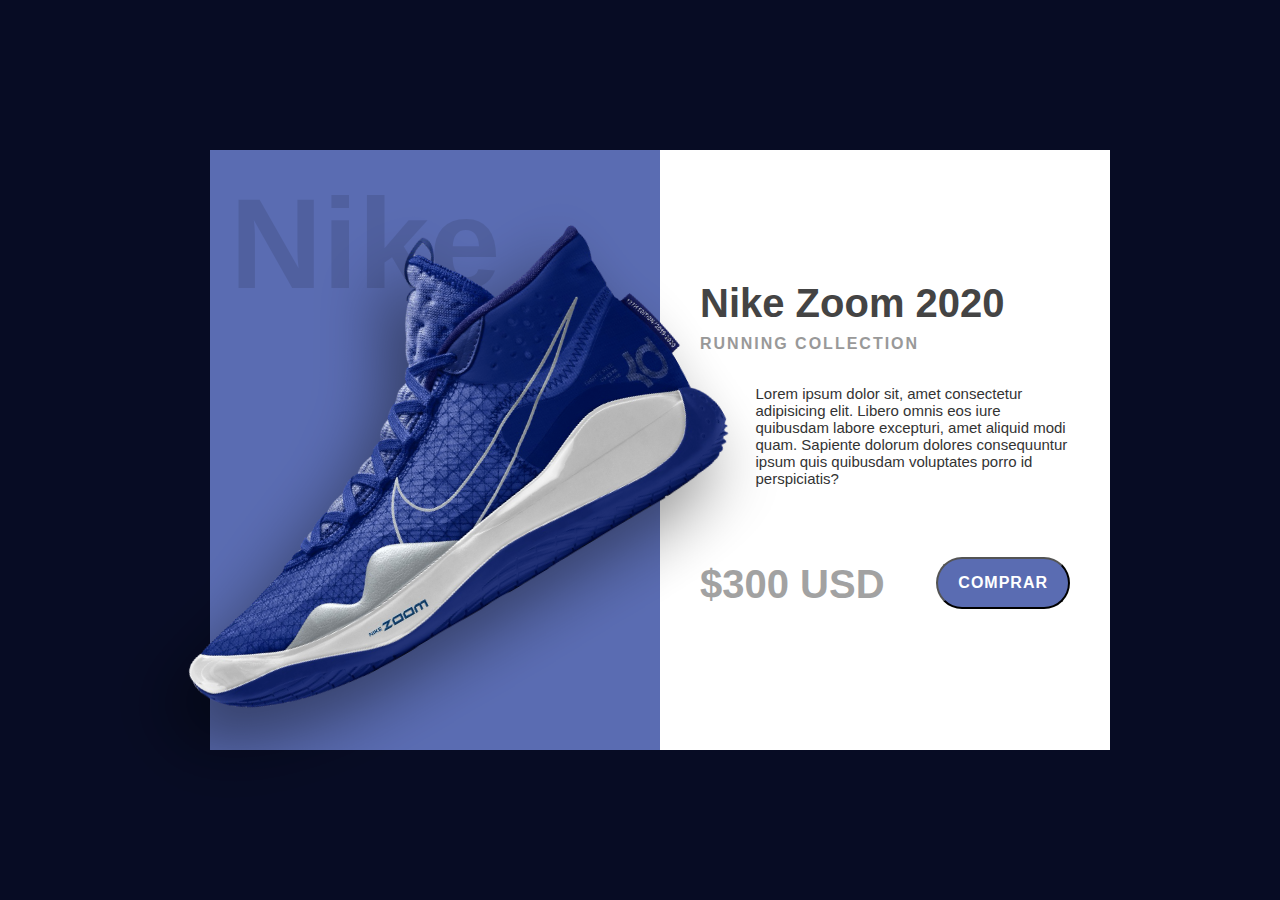
<file: index.html>
<!DOCTYPE html>
<html lang="es">
<head>
    <meta charset="UTF-8" />
    <link rel="icon" type="image/jpg" href="./icon/componentes.png"/>
    <meta name="viewport" content="width=device-width, initial-scale=1.0" />
    <title>Web Component</title>
    <link rel="stylesheet" href="style.css" />
</head>
<body>
    <product-card
        img="./imgs/nike-blue.png"
        title="Nike Zoom 2020"
        collection="Running collection"
        description="Lorem ipsum dolor sit, amet consectetur adipisicing elit. Libero omnis eos iure quibusdam labore excepturi, amet aliquid modi quam. Sapiente dolorum dolores consequuntur ipsum quis quibusdam voluptates porro id perspiciatis?"
        price="$300 USD"
    >
    </product-card>

    <script type="module" src="./app.js"></script>
</body>
</html>
</file>
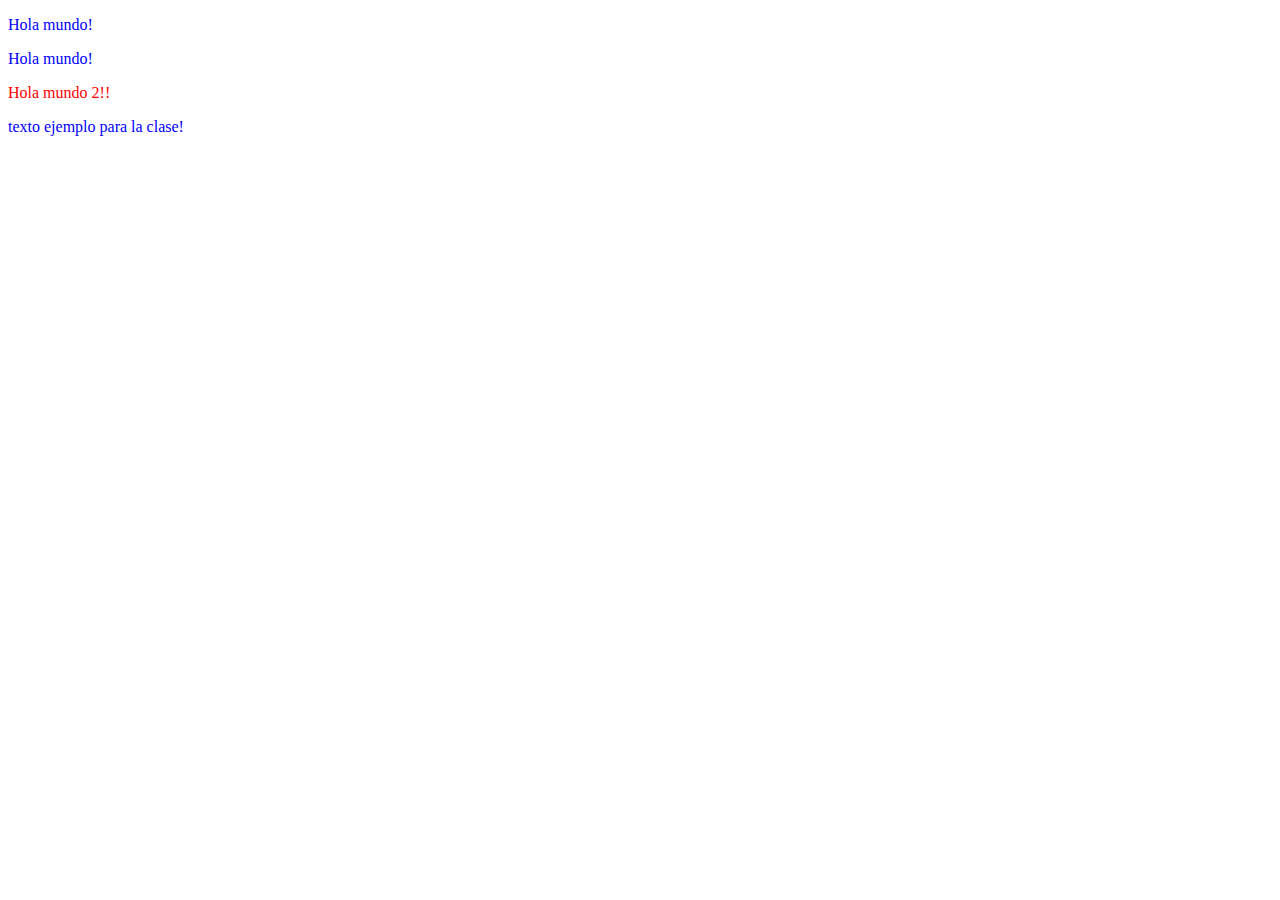
<file: Avances_por_Clase/07_costumElementos/index.html>
<!DOCTYPE html>
<html lang="es">
<head>
    <meta charset="UTF-8">
    <meta name="viewport" content="width=device-width, initial-scale=1.0">
    <title>7 - Custom Elements</title>
</head>
<body>
    <!-- N_7.6: Se agrega la etiqueta con el mismo nombre utilizado en el método define() en el punto N7.5 -->
    <my-element></my-element>

    <!-- N_7.15: Puedo agregar mas de una vez la misma etiqueta de componente, por ejemplo si estuviera tratando de hacer una card, 
    podría llamarla varias veces y eso no genera errores al levantar la vista. -->
    <my-element></my-element>

    <!-- N_7.1: Se agrega el archivo javascript como tipo modulo. -->
    <!-- IMPORTANTE: par poder ver el resultado del código en el navegador, se debe abrir levantando un servidor, este se puede hacer
    con live server o instalando alguna dependencia como http-server. -->
    <script type="module" src="./my-element.js"></script>
</body>
</html>
</file>
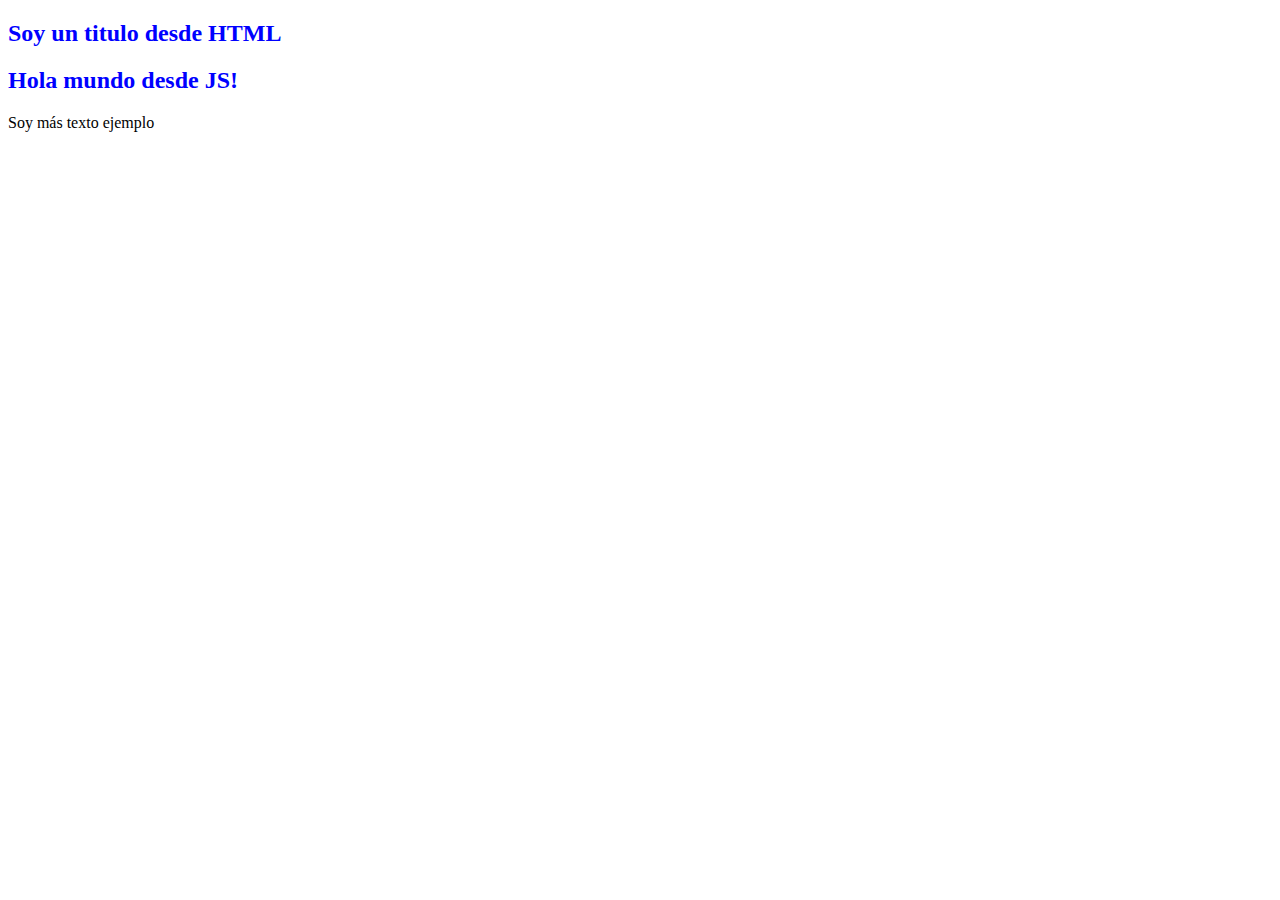
<file: Avances_por_Clase/08_template/index.html>
<!DOCTYPE html>
<html lang="es">
<head>
    <meta charset="UTF-8">
    <meta name="viewport" content="width=device-width, initial-scale=1.0">
    <title>8 - Template</title>
    <style>
        .title {
            color: blue;
        }
    </style>
</head>
<body>
    <h2 class="title">Soy un titulo desde HTML</h2>
    <!-- N8.1: Se crea un ejemplo utilizando la etiqueta <template> directamente en la vista html. Se agrega un titulo y un 
        párrafo.
    No aparecerá nada en la vista, si se revisa en el inspector de elementos, si aparecerá la etiqueta <template> junto a su 
        contenido pero en la vista no se ve. Esto se debe a que con esta etiqueta su contenido no se renderiza desde el inicio, 
        sino que se debe iniciar desde JavaScript. 
    -->
    <template>
        <h2>Hola mundo again</h2>
        <div>
            <p>Soy más texto ejemplo de la clase</p>
        </div>
    </template>
    <my-element></my-element>

    <script type="module" src="./my-element.js"></script>
</body>
</html>
</file>
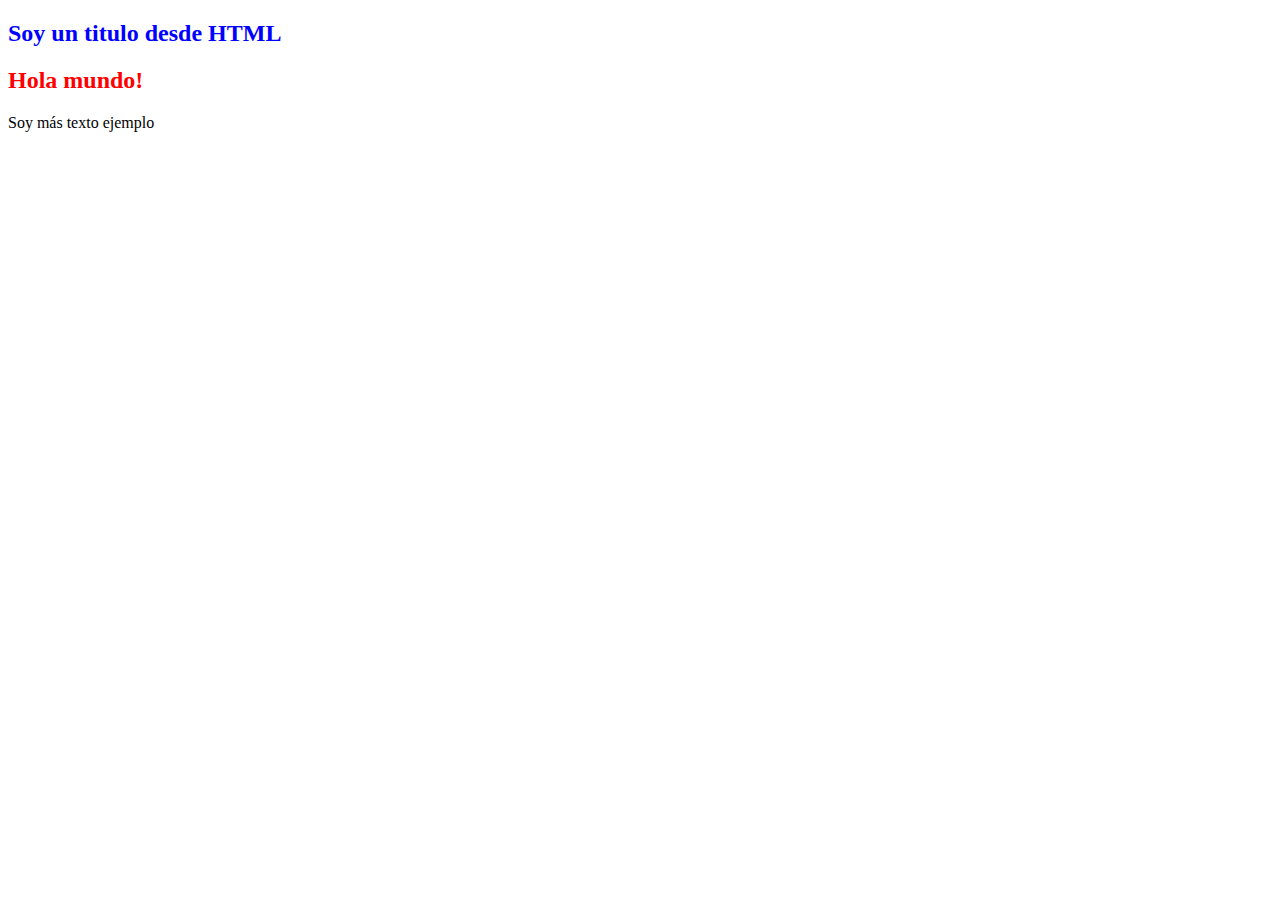
<file: Avances_por_Clase/09_shadowDOM/index.html>
<!DOCTYPE html>
<html lang="es">
<head>
    <meta charset="UTF-8">
    <meta name="viewport" content="width=device-width, initial-scale=1.0">
    <title>9 - Shadow DOM</title>
    <style>
        .title {
            color: blue;
        }
    </style>
</head>
<body>
    <h2 class="title">Soy un titulo desde HTML</h2>
    <template>
        <h2>Hola mundo again</h2>
        <div>
            <p>Soy más texto ejemplo de la clase</p>
        </div>
    </template>
    <my-element></my-element>

    <script type="module" src="./my-element.js"></script>
</body>
</html>
</file>
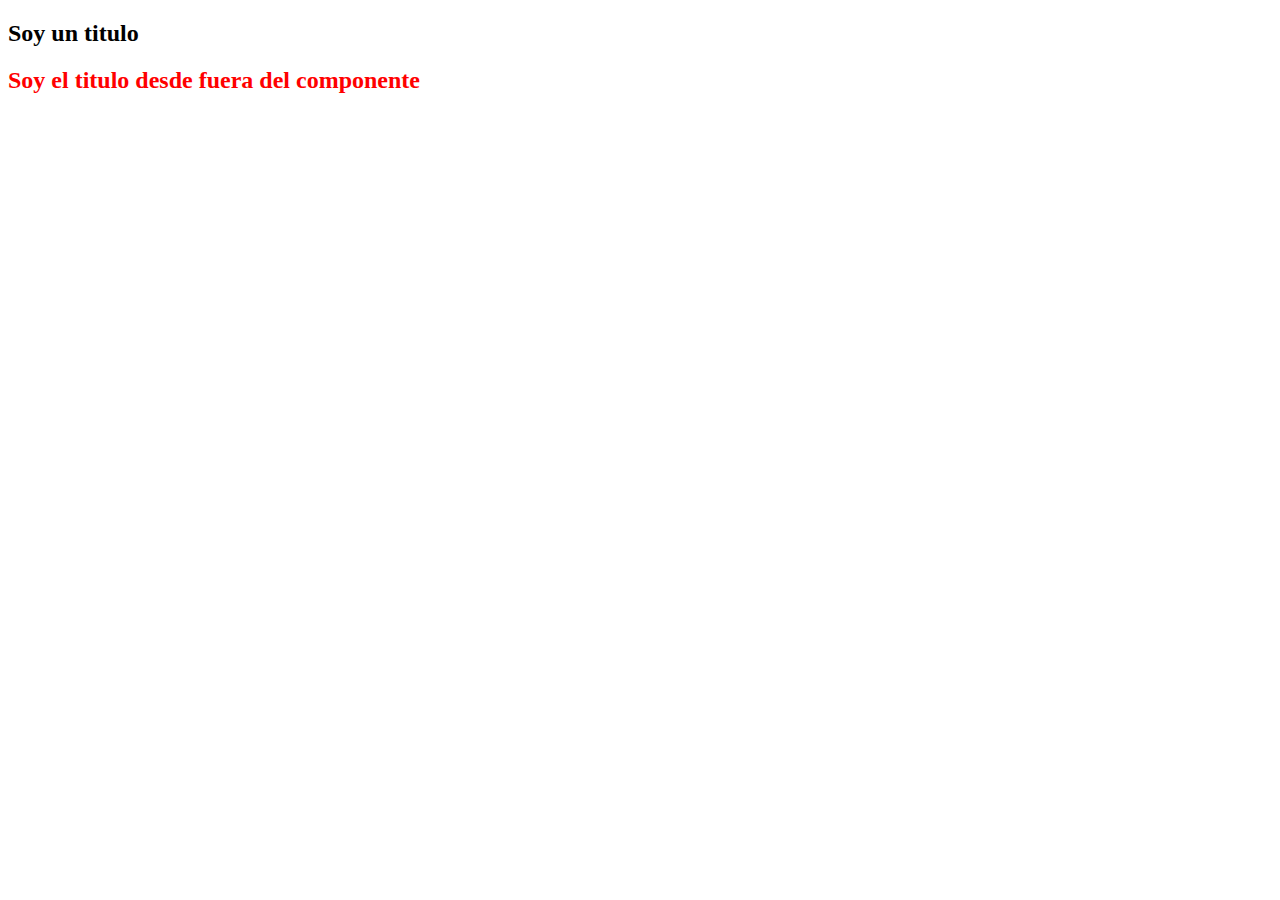
<file: Avances_por_Clase/10_contentSlot/index.html>
<!DOCTYPE html>
<html lang="es">
<head>
    <meta charset="UTF-8">
    <meta name="viewport" content="width=device-width, initial-scale=1.0" />
    <title>10 - Content Slot</title>
</head>
<body>
    <h2 class="title">Soy un titulo</h2>
    <my-element>
        <!-- 
            N_10.3: Para agregar el texto dentro de la etiqueta <slot> basto con solo agregar un párrafo dentro dentro de 
                    las etiquetas <my-element>.
        -->
        Soy el titulo desde fuera del componente
    </my-element>
    
    <script type="module" src="./my-element.js"></script>
</body>
</html>
</file>
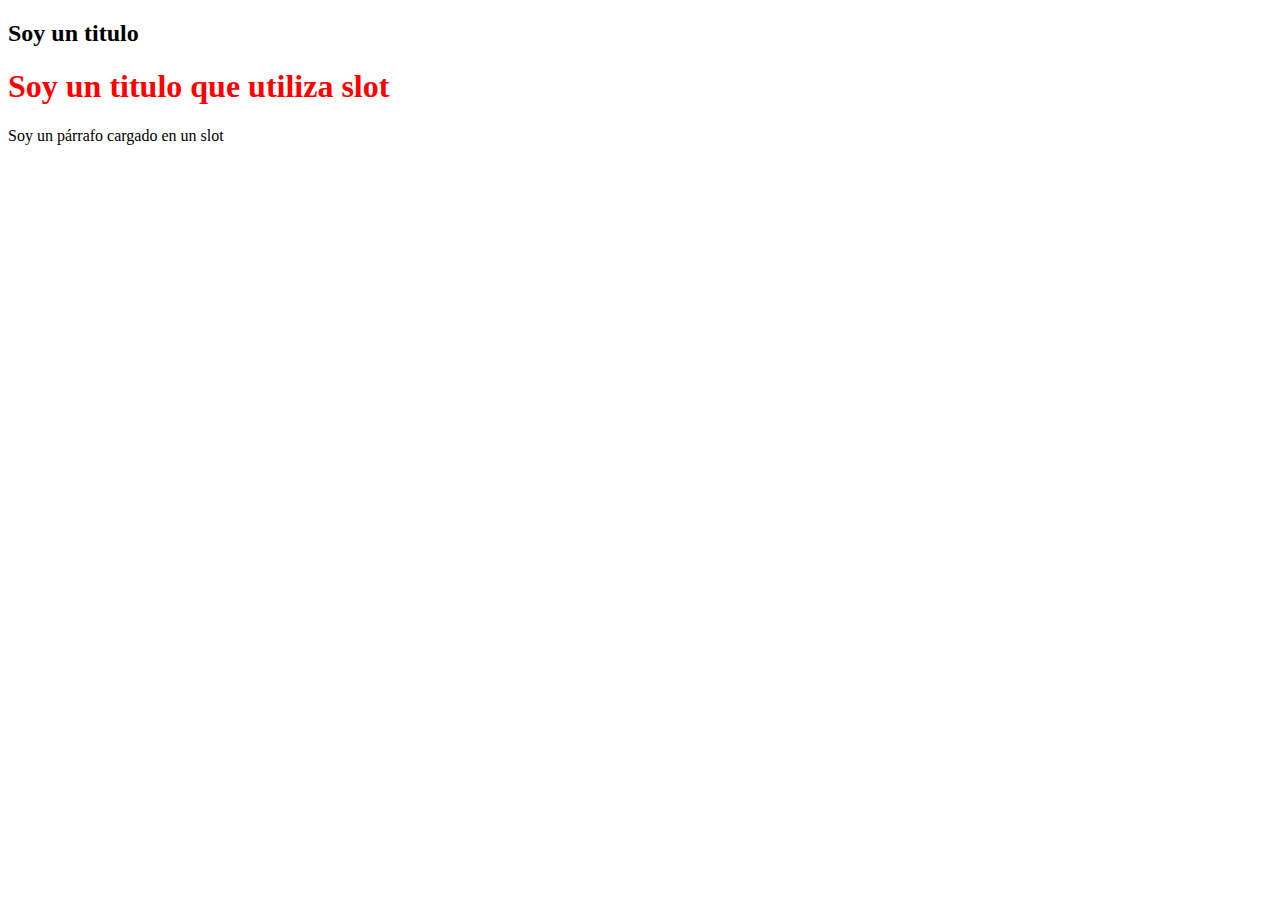
<file: Avances_por_Clase/11_multiContentSlot/index.html>
<!DOCTYPE html>
<html lang="es">
<head>
    <meta charset="UTF-8">
    <meta name="viewport" content="width=device-width, initial-scale=1.0" />
    <title>11 - Multi Content Slot</title>
</head>
<body>
    <h2 class="title">Soy un titulo</h2>
    <my-element>
        <!--  
            N_11.2: Para poder diferenciar en que etiqueta <slot> va cada texto, se deben generar etiquetas que incluyan el 
            nombre que se creo en el componente.
            Pero en vez de utilizar el atributo "name", se debe utilizar "slot" y aquí se agrega el mismo nombre que se coloco 
            en el archivo javascript.
        -->
        <span slot="titulo">Soy un titulo que utiliza slot</span>
        <span class="text" slot="parrafo">Soy un párrafo cargado en un slot</span>
    </my-element>
    
    <script type="module" src="./my-element.js"></script>
</body>
</html>
</file>
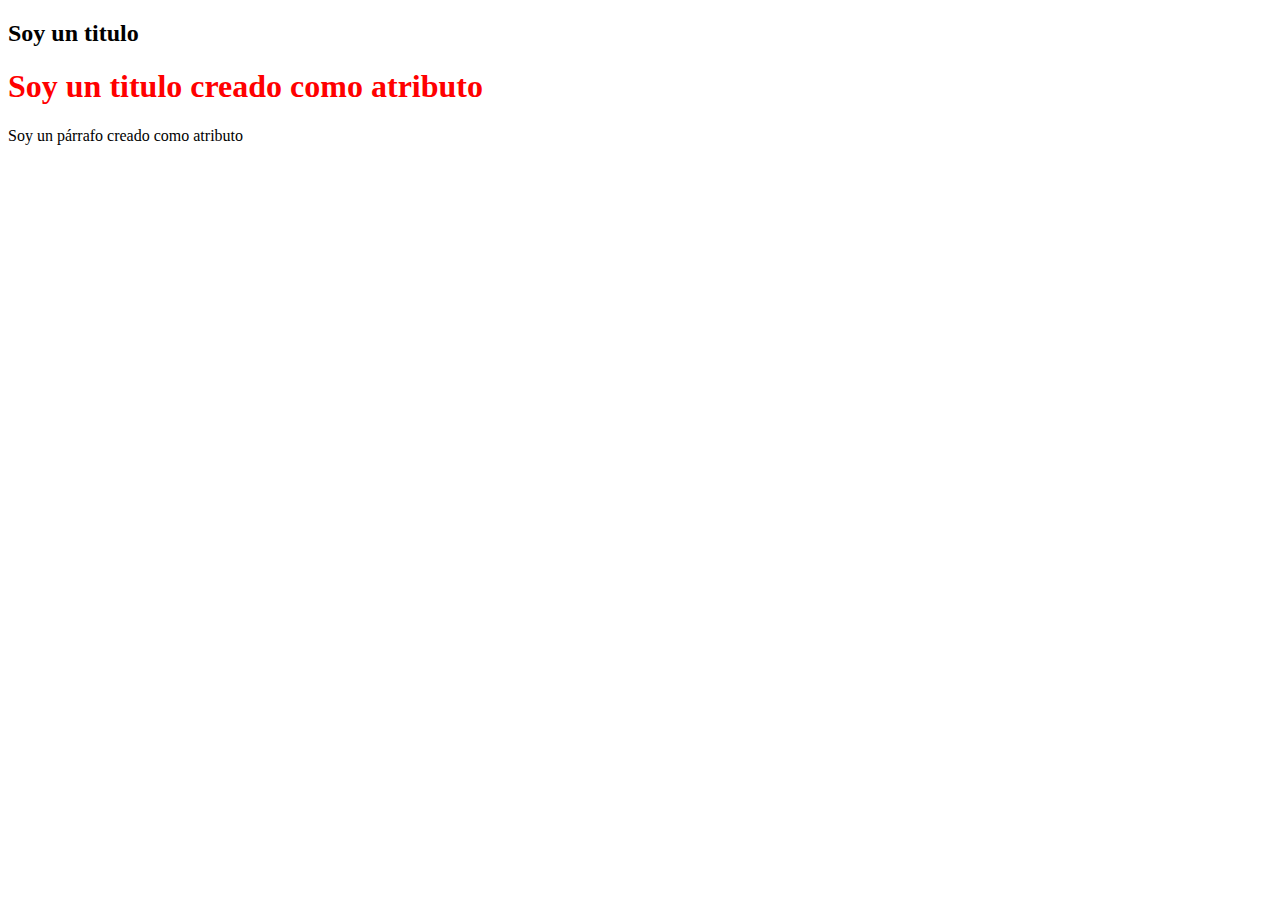
<file: Avances_por_Clase/12_atributos/index.html>
<!DOCTYPE html>
<html lang="es">
<head>
    <meta charset="UTF-8">
    <meta name="viewport" content="width=device-width, initial-scale=1.0" />
    <title>12 - Atributos</title>
</head>
<body>
    <h2 class="title">Soy un titulo</h2>
    <!--  
        N_12.2: En esta clase utilizaremos los atributos de las etiquetas para agregarles valor como puede ser una clase o 
        un id. 

        N_12.6: Dentro de la etiqueta <my-element> se agrega un atributo llamado "titulo" que hará referencia a la variable 
            creada en el punto 12.4
        
        N_12.7: Se puede crear un segundo atributo dentro de la misma etiqueta, esta vez se agregara "párrafo" con un texto 
            para mostrar.
    -->
    <my-element 
    titulo="Soy un titulo creado como atributo" 
    parrafo="Soy un párrafo creado como atributo"
    img="https://avatars3.githubusercontent.com/u/1905708?s=280&v=4"
    >
    </my-element>
    <script type="module" src="./my-element.js"></script>
</body>
</html>
</file>
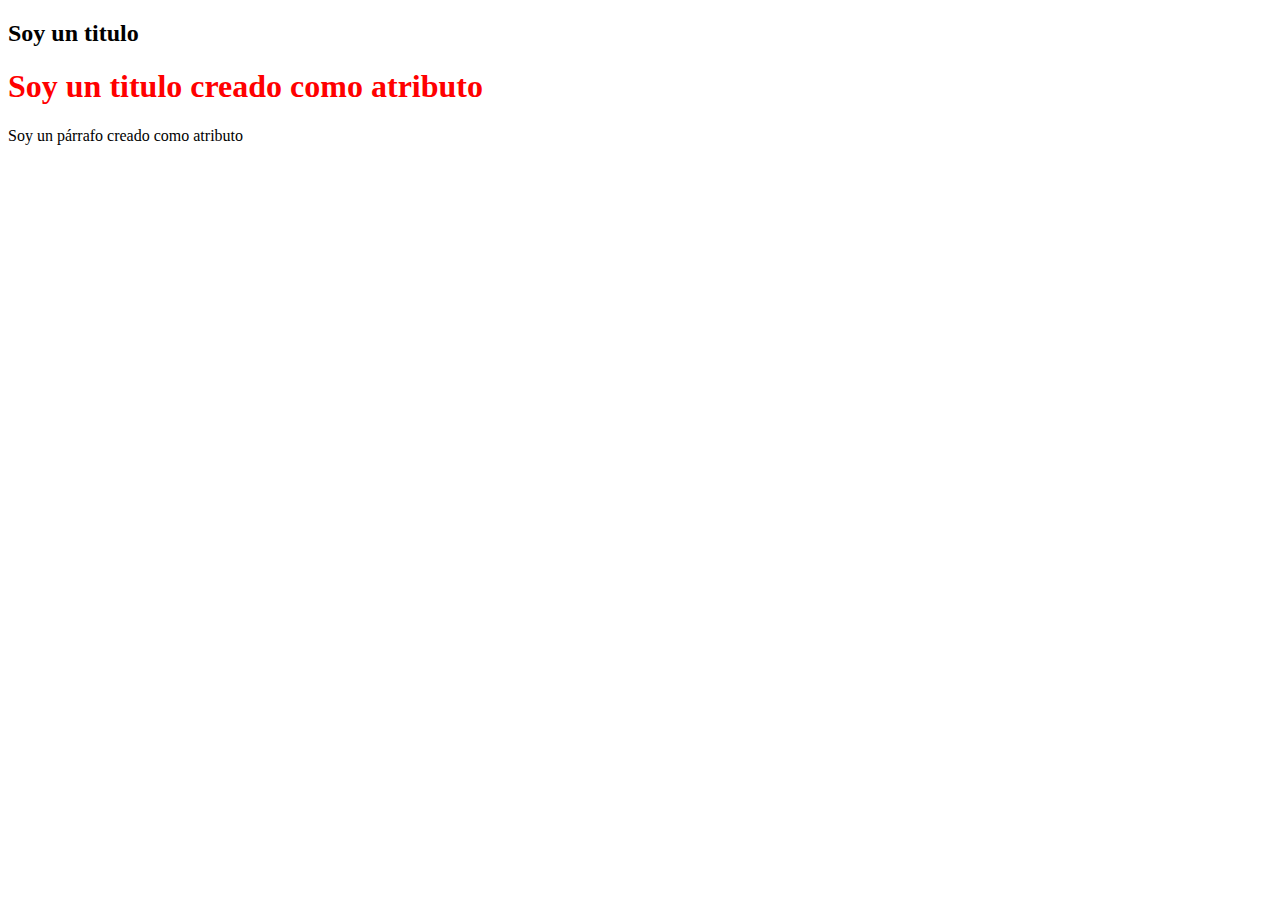
<file: Avances_por_Clase/13_attributeChangedCallback/index.html>
<!DOCTYPE html>
<html lang="es">
<head>
    <meta charset="UTF-8">
    <meta name="viewport" content="width=device-width, initial-scale=1.0" />
    <title>13 - Attribute Changed Callback</title>
</head>
<body>
    <h2 class="title">Soy un titulo</h2>
    <my-element 
    titulo="Soy un titulo creado como atributo" 
    parrafo="Soy un párrafo creado como atributo"
    img="https://avatars3.githubusercontent.com/u/1905708?s=280&v=4"
    >
    </my-element>

    <script type="module" src="./my-element.js"></script>
</body>
</html>
</file>
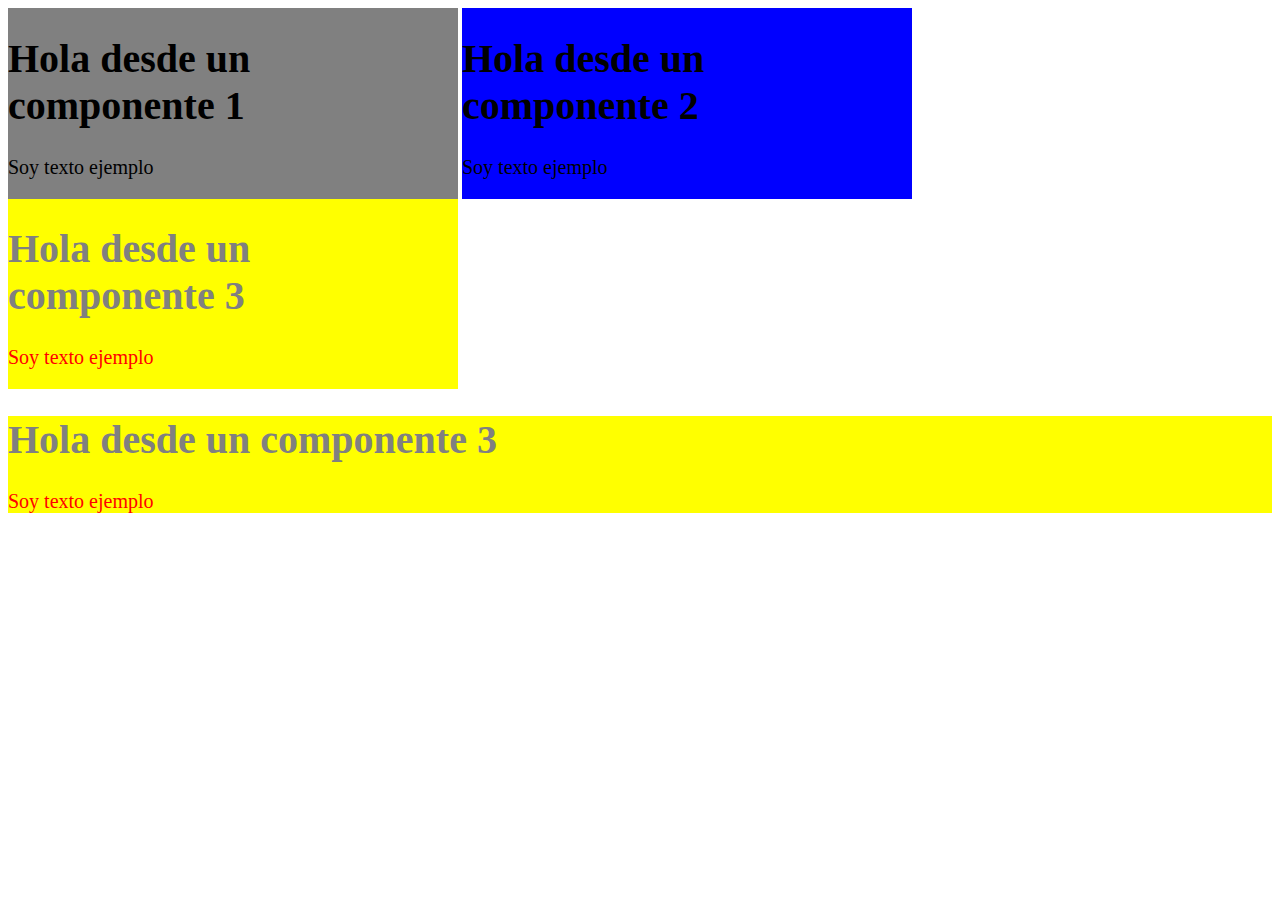
<file: Avances_por_Clase/15_host/index.html>
<!DOCTYPE html>
<html lang="es">
<head>
    <meta charset="UTF-8">
    <meta name="viewport" content="width=device-width, initial-scale=1.0" />
    <title>15 - :host</title>
</head>
<body>
    <!--  
        N_15.2: Se crea una etiqueta personalizada para cargar el componente.
        Dentro se agregan dos etiquetas <span> con contenido dinámico que aparecerá dentro del componente.    
    -->
    <my-element>
        <span slot="title">Hola desde un componente 1</span>
        <span slot="parrafo">Soy texto ejemplo</span>
    </my-element>
    
    <!--  
        N_15.5: Se agregan un segundo y tercer componente para ver como se diferencian con estilos personalizados para cada uno.

        N_15.8: Se crean ciertas reglas para los componentes.
        Al componente 2 se le agrega la clase "blue".
        Al componente 3 se le agrega el atributo yellow.
    -->
    <my-element class="blue">
        <span slot="title">Hola desde un componente 2</span>
        <span slot="parrafo">Soy texto ejemplo</span>
    </my-element>
    
    <my-element yellow>
        <span slot="title">Hola desde un componente 3</span>
        <span slot="parrafo">Soy texto ejemplo</span>
    </my-element>
    
    <!--  
        N_15.11: Se crea un nuevo componente, el cual tendrá clases y atributos para probar cuales serán los que tendrán mas especificidad a la hora de crear el DOM.
    -->
    <article class="card">
        <my-element yellow>
            <span slot="title">Hola desde un componente 3</span>
            <span slot="parrafo">Soy texto ejemplo</span>
        </my-element>
    </article>

    <script type="module" src="./my-element.js"></script>
</body>
</html>
</file>
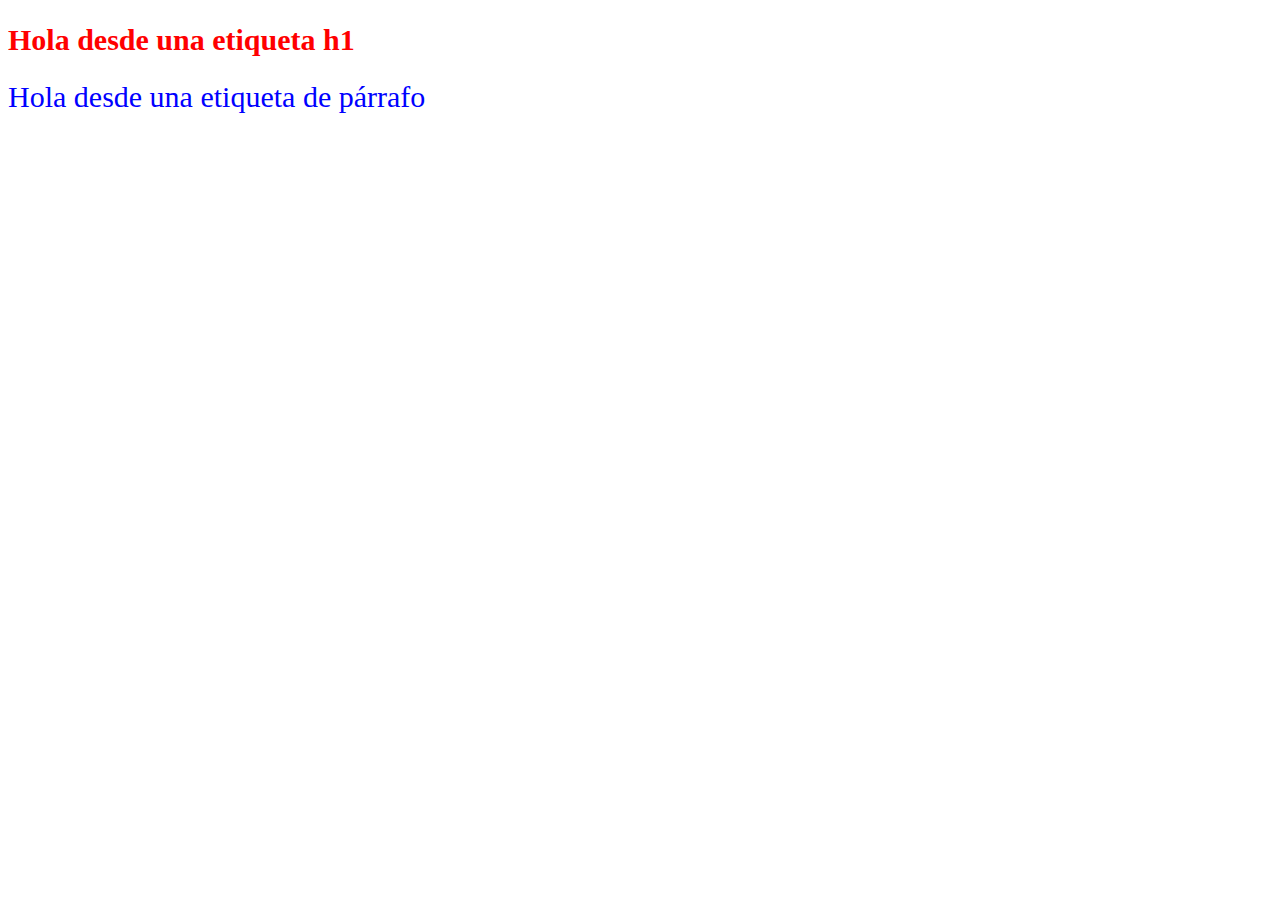
<file: Avances_por_Clase/16_slotted/index.html>
<!DOCTYPE html>
<html lang="es">
<head>
    <meta charset="UTF-8">
    <meta name="viewport" content="width=device-width, initial-scale=1.0" />
    <title>16 - :slotted</title>
</head>
<body>
    <my-element>
        <!--  
            N_16.2: Se agregan dos etiquetas <span> ambas con su atributo slot.
            Para diferenciar, la segunda etiqueta tendrá una clase.
        -->
        <span slot="title">Hola desde una etiqueta h1</span>
        <span class="text" slot="parrafo">Hola desde una etiqueta de párrafo</span>
    </my-element>

    <script type="module" src="./my-element.js"></script>
</body>
</html>
</file>
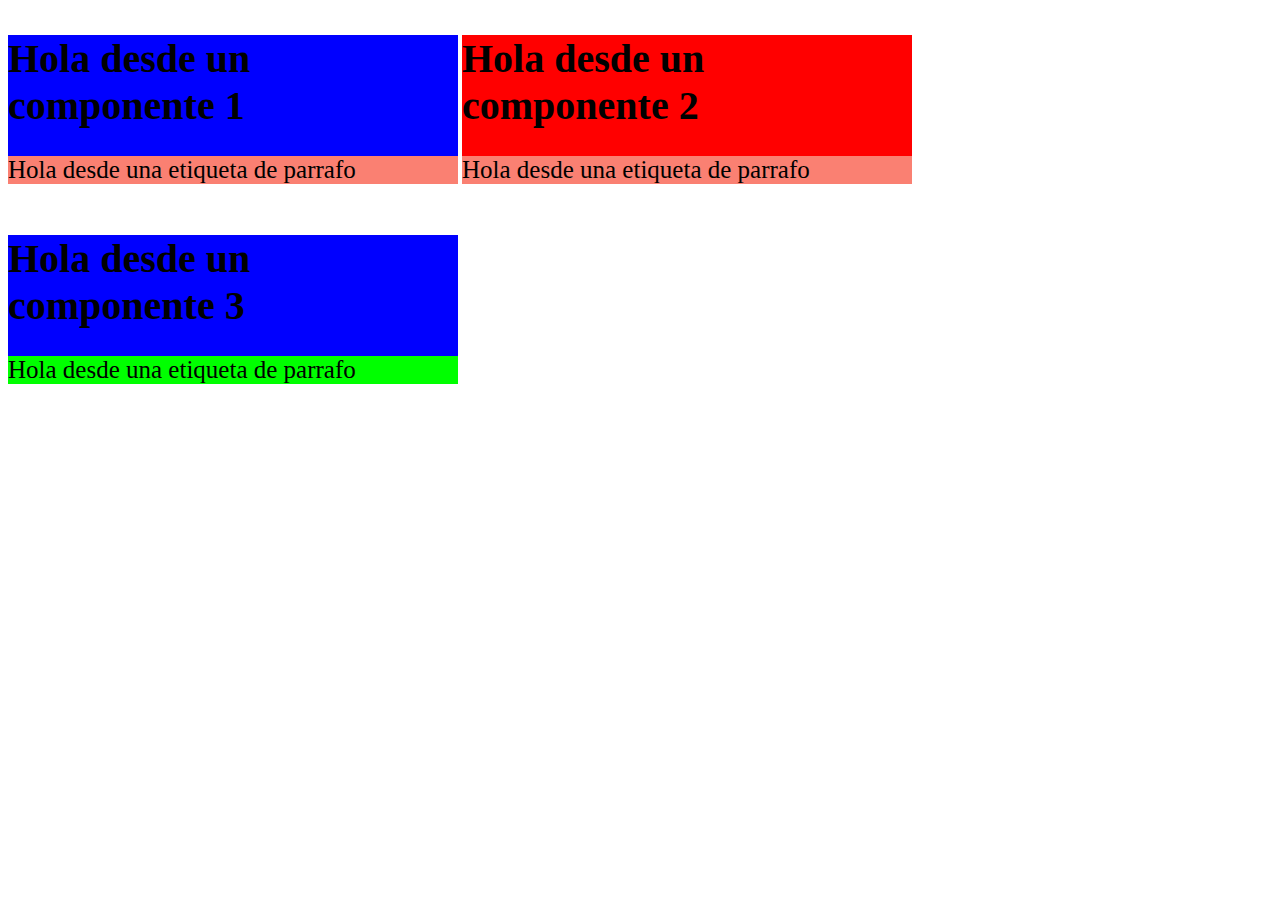
<file: Avances_por_Clase/17_cssCustomProperties/index.html>
<!DOCTYPE html>
<html lang="es">
<head>
    <meta charset="UTF-8">
    <meta name="viewport" content="width=device-width, initial-scale=1.0" />
    <title>17 - CSS Custom Properties</title>
    <style>
        /* N_17.5: A continuación se comenzaran a hacer cambios por fuera.
        Dentro de los estilos globales dentro de la etiqueta <style> se puede llamar a la etiqueta personalizada "my-element".
        Se agregan los mismos nombres de variables del color principal y el tamaño principal como están en el archivo javascript 
        y se cambian por nuevos valores. */
        my-element {
            --primary-color: blue;
            --heading-primary: 40px;
        }

        /* N_17.7: Ahora para cada clase agregada a los componentes clonados, se les agregan estilos propios utilizando las variables para modificar de forma especifica. */
        .segundo {
            --primary-color: red;
        }
        .tercero {
            --secondary-color: lime;
        }
    </style>
</head>
<body>
    <!--  
        N_17.2: Se reutiliza el componente de clases pasadas.
        Mantendremos el mismo orden de las clases pasadas, etiquetas <span> para un titulo y un párrafo.
    -->
    <my-element>
        <span slot="title">Hola desde un componente 1</span>
        <span slot="parrafo">Hola desde una etiqueta de parrafo</span>
    </my-element>

    <!--  
        N_17.6: Se crean dos clones del componente original.
        Ademas, se les agregan clases únicas a cada componente, siendo las clases "segundo" y "tercero".
    -->
    <my-element class="segundo">
        <span slot="title">Hola desde un componente 2</span>
        <span slot="parrafo">Hola desde una etiqueta de parrafo</span>
    </my-element>
    <my-element class="tercero">
        <span slot="title">Hola desde un componente 3</span>
        <span slot="parrafo">Hola desde una etiqueta de parrafo</span>
    </my-element>

    <script type="module" src="./my-element.js"></script>
</body>
</html>
</file>
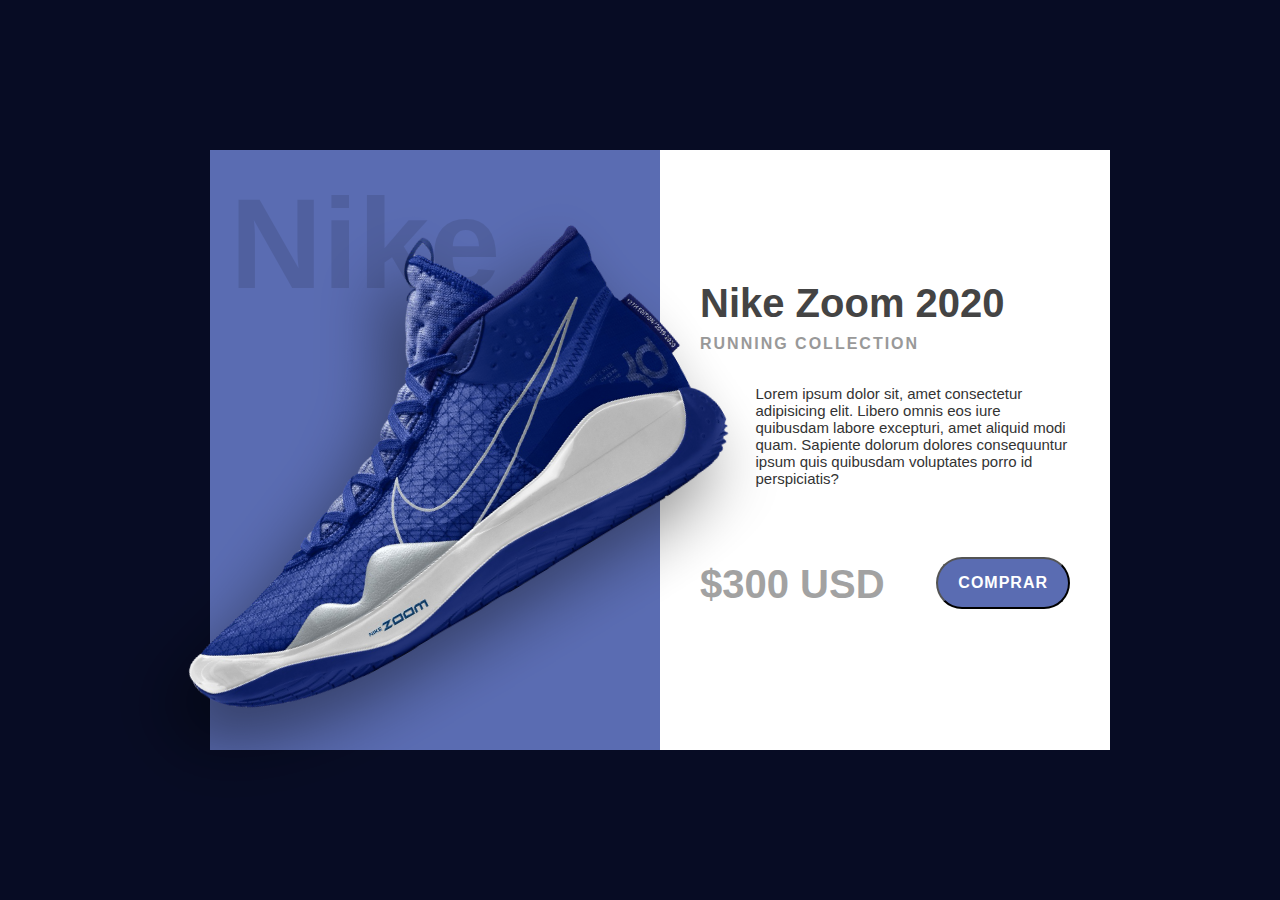
<file: Avances_por_Clase/20_proyectoParteDos/index.html>
<!DOCTYPE html>
<html lang="es">
<head>
    <meta charset="UTF-8" />
    <meta name="viewport" content="width=device-width, initial-scale=1.0" />
    <title>Proyecto</title>
    <link rel="stylesheet" href="style.css" />
</head>
<body>
    <!--  
        N_20.11: Dentro de las etiquetas del product-card se agregan los atributos con sus valores que luego se cargaran en el 
        componente.
        Los nombres de los atributos deben ser iguales a los definidos en el archivo product-card.js
    -->
    <product-card
        img="./imgs/nike-blue.png"
        title="Nike Zoom 2020"
        collection="Running collection"
        description="Lorem ipsum dolor sit, amet consectetur adipisicing elit. Libero omnis eos iure quibusdam labore excepturi, amet aliquid modi quam. Sapiente dolorum dolores consequuntur ipsum quis quibusdam voluptates porro id perspiciatis?"
        price="$300 USD"
    >
    </product-card>

    <script type="module" src="./app.js"></script>
</body>
</html>
</file>
<file: style.css>
* {
    margin: 0;
    padding: 0;
}
body {
    display: flex;
    justify-content: center;
    align-items: center;
    width: 100%;
    min-height: 100vh;
    font-family: Arial, Helvetica, sans-serif;
    background-color: #070c24;
}
</file>
<file: Avances_por_Clase/20_proyectoParteDos/style.css>
/* N_20.1: Se agregan los estilos CSS pero como este curso no se trata de diseño, los estilos fueron copiados y pegados 
desde la documentación del curso.
Se quitan los margenes y espaciado que trae por defecto el navegador y se les da un valor de cero.
En el body se centra el contenido de forma horizontal y vertical, se le da un alto y ancho del 100% de la pantalla, se 
agrega un color de fondo y una fuente. */
* {
    margin: 0;
    padding: 0;
}
body {
    display: flex;
    justify-content: center;
    align-items: center;
    width: 100%;
    min-height: 100vh;
    font-family: Arial, Helvetica, sans-serif;
    background-color: #070c24;
}
/* N_20.12: En el caso que se quiera crear un color por defecto para la tarjeta, se puede hacer desde los estilos generales, 
y al momento de cargar el componente, que cambie en proporción con la combinación de colores de la zapatilla. */
/*
product-card {
    --primary-background: green;
} */
</file>
